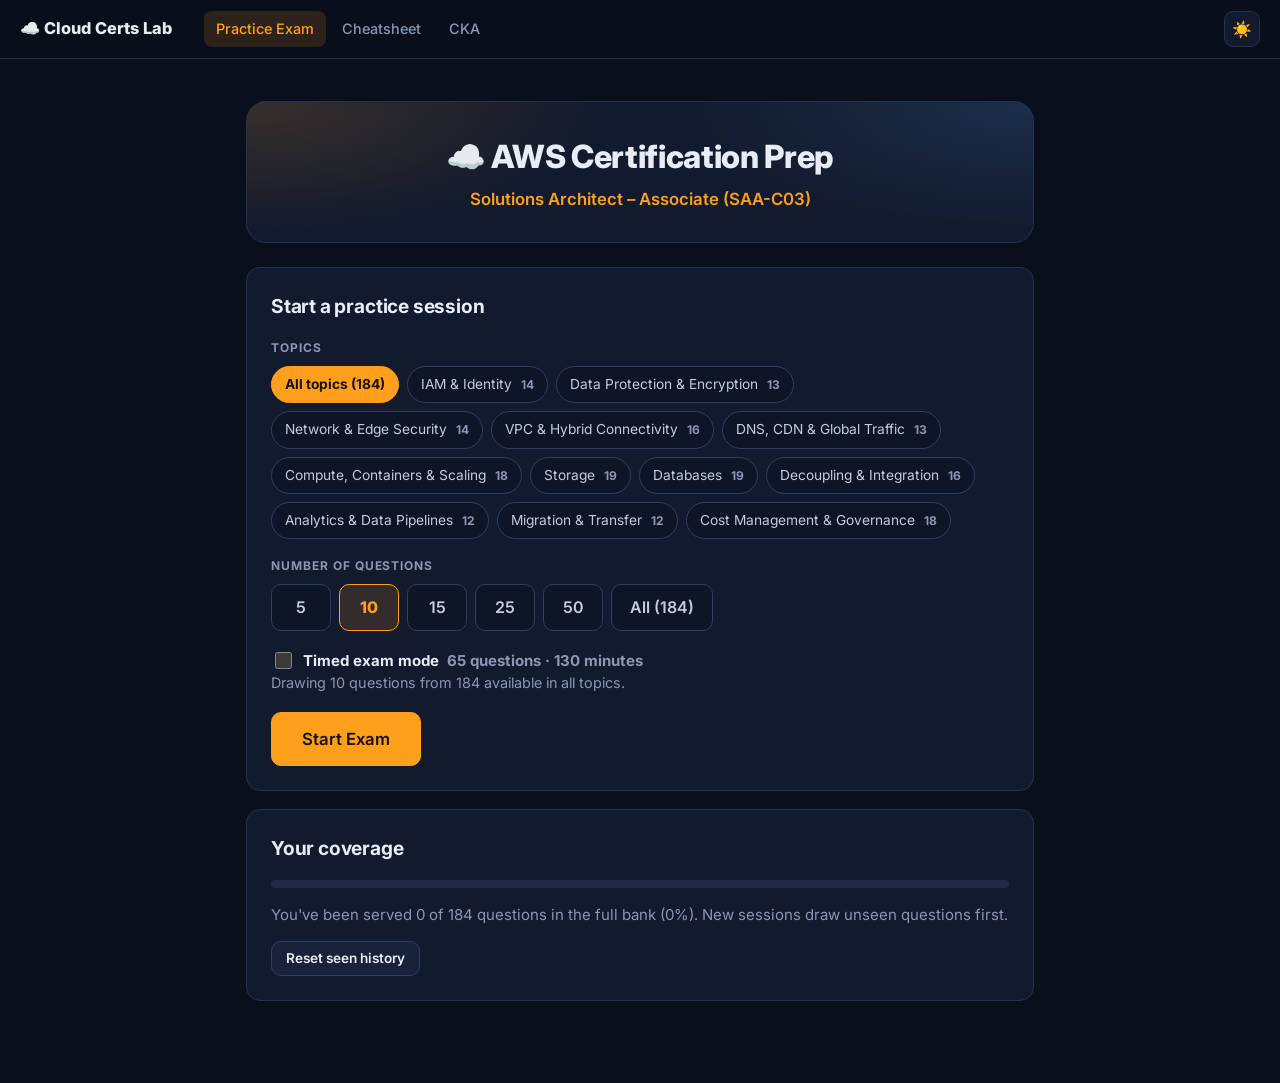
<file: pages/saa.html>
<!DOCTYPE html>
<html lang="en" data-theme="dark">
<head>
  <meta charset="UTF-8" />
  <meta name="viewport" content="width=device-width, initial-scale=1.0" />
  <title>AWS SAA Practice Exam</title>
  <link rel="preconnect" href="https://fonts.googleapis.com" />
  <link rel="preconnect" href="https://fonts.gstatic.com" crossorigin />
  <link rel="stylesheet" href="https://fonts.googleapis.com/css2?family=Inter:wght@400;500;600;700;800&family=JetBrains+Mono:wght@500;600&display=swap" />
  <link rel="stylesheet" href="../css/style.css" />
  <script src="../js/theme.js"></script>
</head>
<body>
  <nav class="site-nav">
    <div class="site-nav-inner">
      <a class="site-brand" href="../index.html">Cloud Certs Lab</a>
      <div class="site-links">
        <a class="site-link active" href="saa.html">Practice Exam</a>
        <a class="site-link" href="cheatsheet.html">Cheatsheet</a>
        <a class="site-link" href="cka.html">CKA</a>
      </div>
    </div>
  </nav>

  <div class="app" id="app">
    <!-- Start screen -->
    <section id="screen-start" class="screen">
      <header class="hero">
        <h1>AWS Certification Prep</h1>
        <p class="subtitle">Solutions Architect &ndash; Associate (SAA-C03)</p>
      </header>

      <div class="card">
        <h2>Start a practice session</h2>

        <label class="field-label">Topics</label>
        <div class="topic-options" id="topic-options"></div>

        <label class="field-label">Number of questions</label>
        <div class="count-options" id="count-options"></div>

        <label class="mode-option"><input id="timed-mode" type="checkbox" /> Timed exam mode <span class="muted">65 questions · 130 minutes</span></label>

        <p class="pool-note" id="pool-note"></p>

        <button class="btn btn-primary btn-lg" id="btn-start">Start Exam</button>
      </div>

      <div class="card" id="coverage-card">
        <h2>Your coverage</h2>
        <div class="coverage-bar"><div class="coverage-fill" id="coverage-fill"></div></div>
        <p class="muted" id="coverage-text"></p>
        <button class="btn btn-small" id="btn-reset-seen">Reset seen history</button>
      </div>

      <div class="card" id="history-card" hidden>
        <h2>Recent sessions</h2>
        <ul id="history-list" class="history-list"></ul>
      </div>
    </section>

    <!-- Exam screen -->
    <section id="screen-exam" class="screen" hidden>
      <div class="exam-topbar">
        <span id="exam-progress-text"></span>
        <span id="exam-timer">00:00</span>
      </div>
      <div class="progress-track"><div class="progress-fill" id="progress-fill"></div></div>

      <div class="card question-card">
        <div class="tag-row">
          <span class="domain-tag" id="q-topic"></span>
          <span class="type-tag" id="q-type"></span>
        </div>
        <h2 class="question-text" id="q-text"></h2>
        <p class="pick-hint" id="q-hint"></p>
        <div class="options" id="q-options"></div>
      </div>

      <div class="exam-nav">
        <button class="btn" id="btn-prev">&larr; Previous</button>
        <button class="btn" id="btn-flag" type="button" aria-pressed="false">☆ Flag for review</button>
        <button class="btn btn-primary" id="btn-next">Next &rarr;</button>
        <button class="btn btn-success" id="btn-finish" hidden>Finish Exam</button>
      </div>
    </section>

    <section id="screen-flag-review" class="screen" hidden>
      <div class="card">
        <h1>Review flagged questions</h1>
        <p class="muted">Check each flagged question before you submit. You can return to any question or finish the session.</p>
        <div id="flagged-list"></div>
        <div class="exam-nav"><button class="btn" id="btn-review-back">Go back to exam</button><button class="btn btn-success" id="btn-review-finish">Finish Exam</button></div>
      </div>
    </section>

    <!-- Results screen -->
    <section id="screen-results" class="screen" hidden>
      <div class="card score-card">
        <h1 id="score-headline"></h1>
        <div class="score-big" id="score-big"></div>
        <p class="muted" id="score-detail"></p>
        <div id="domain-breakdown" class="domain-breakdown"></div>
      </div>

      <h2 class="review-heading">Answer Review</h2>
      <div id="review-list"></div>

      <div class="exam-nav">
        <button class="btn" id="btn-retry-missed" hidden>Retry missed questions</button>
        <button class="btn btn-primary btn-lg" id="btn-restart">New Session</button>
      </div>
    </section>
  </div>

  <div id="finish-dialog" class="dialog-scrim" hidden>
    <section class="finish-dialog" role="dialog" aria-modal="true" aria-labelledby="finish-dialog-title" aria-describedby="finish-warning">
      <h2 id="finish-dialog-title">Finish this exam?</h2>
      <p id="finish-warning"></p>
      <div class="dialog-actions"><button class="btn btn-success" id="btn-finish-anyway">Finish anyway</button><button class="btn" id="btn-finish-cancel">Go back</button></div>
    </section>
  </div>

  <script src="../js/questions.js"></script>
  <script src="../js/app.js"></script>
</body>
</html>
</file>
<file: css/style.css>
/* ============================================================
   Shared styles for the Practice Exam and Study Guide pages.
   Same dark-first palette as cheatsheet.css; light via [data-theme=light].
   ============================================================ */
:root,
[data-theme="dark"] {
  --bg: #0a0f1c;
  --bg-2: #0e1526;
  --card: #121a2d;
  --panel-2: #18223a;
  --panel-3: #1e2a46;
  --border: #243150;
  --border-2: #2f3e63;
  --text: #e7ecf6;
  --text-2: #c3cce0;
  --muted: #8a97b3;
  --faint: #5d6a87;
  --strong: #ffffff;

  --accent: #ff9f1c;
  --accent-soft: rgba(255, 159, 28, 0.14);
  --on-accent: #1a1100;
  --primary: #5aa9ff;
  --primary-soft: rgba(90, 169, 255, 0.14);
  --cyan: #4fd6e8;
  --green: #4ade80;
  --green-bg: rgba(74, 222, 128, 0.12);
  --red: #ff7a7a;
  --red-bg: rgba(255, 122, 122, 0.12);
  --amber: #fcd34d;
  --amber-bg: rgba(252, 211, 77, 0.12);

  --shadow: 0 10px 30px rgba(0, 0, 0, 0.45);
  --radius: 12px;
  color-scheme: dark;
}

[data-theme="light"] {
  --bg: #f3f5fa;
  --bg-2: #eaeef6;
  --card: #ffffff;
  --panel-2: #f6f8fc;
  --panel-3: #eef2f9;
  --border: #dfe5ef;
  --border-2: #cdd6e6;
  --text: #172033;
  --text-2: #2f3a52;
  --muted: #5f6b84;
  --faint: #95a0b6;
  --strong: #0b1222;

  --accent: #d66f00;
  --accent-soft: rgba(255, 153, 0, 0.14);
  --on-accent: #ffffff;
  --primary: #146eb4;
  --primary-soft: rgba(20, 110, 180, 0.1);
  --cyan: #0b7a8a;
  --green: #15803d;
  --green-bg: rgba(21, 128, 61, 0.09);
  --red: #c2341d;
  --red-bg: rgba(194, 52, 29, 0.08);
  --amber: #a16207;
  --amber-bg: rgba(202, 138, 4, 0.11);

  --shadow: 0 10px 30px rgba(20, 30, 60, 0.15);
  color-scheme: light;
}

* { box-sizing: border-box; }

body {
  margin: 0;
  font-family: Inter, -apple-system, BlinkMacSystemFont, "Segoe UI", Roboto, sans-serif;
  font-size: 15px;
  background: var(--bg);
  color: var(--text);
  line-height: 1.55;
  -webkit-font-smoothing: antialiased;
}
a { color: var(--primary); }
strong, b { color: var(--strong); }
h1, h2, h3 { letter-spacing: -0.01em; }

.app { max-width: 820px; margin: 0 auto; padding: 24px 16px 64px; }

.hero {
  text-align: center;
  margin: 18px 0 24px;
  padding: 30px 20px;
  border-radius: 20px;
  border: 1px solid var(--border);
  background:
    radial-gradient(600px 220px at 0% 0%, rgba(255, 159, 28, 0.16), transparent 60%),
    radial-gradient(600px 220px at 100% 0%, rgba(90, 169, 255, 0.14), transparent 60%),
    var(--card);
}
.hero h1 { margin: 0 0 4px; font-size: 2rem; font-weight: 800; }
.hero h1::before { content: "☁️ "; }
.subtitle { color: var(--muted); margin: 0; font-size: 1.05rem; }
.hero .subtitle { color: var(--accent); font-weight: 600; }

.card {
  background: var(--card);
  border: 1px solid var(--border);
  border-radius: 14px;
  padding: 24px;
  margin-bottom: 18px;
}
.card h2 { margin-top: 0; font-size: 1.2rem; }

.muted { color: var(--muted); }

.field-label {
  display: block; font-weight: 700; margin: 18px 0 8px;
  font-size: 0.75rem; text-transform: uppercase; letter-spacing: .08em; color: var(--muted);
}

/* ---------- Topic & count pickers ---------- */
.topic-options { display: flex; gap: 8px; flex-wrap: wrap; margin-bottom: 4px; }
.topic-btn {
  padding: 7px 13px;
  border: 1px solid var(--border-2);
  border-radius: 999px;
  background: var(--bg-2);
  font: inherit;
  font-size: 0.86rem;
  cursor: pointer;
  color: var(--text-2);
}
.topic-btn:hover { border-color: var(--accent); color: var(--text); }
.topic-btn.selected {
  border-color: var(--accent);
  background: var(--accent);
  color: var(--on-accent);
  font-weight: 700;
}
.topic-btn.all { font-weight: 700; }
.topic-count { display: inline-block; margin-left: 5px; font-size: 0.75rem; color: var(--muted); font-weight: 700; }
.topic-btn.selected .topic-count { color: var(--on-accent); opacity: .75; }

.pool-note { color: var(--muted); font-size: 0.9rem; margin: 0 0 18px; }

.coverage-bar {
  height: 8px;
  background: var(--panel-3);
  border-radius: 99px;
  overflow: hidden;
  margin-bottom: 10px;
}
.coverage-fill { height: 100%; background: linear-gradient(90deg, var(--green), var(--cyan)); border-radius: 99px; transition: width 0.25s; }

.count-options { display: flex; gap: 8px; flex-wrap: wrap; margin-bottom: 18px; }
.count-btn {
  min-width: 60px;
  padding: 10px 18px;
  border: 1px solid var(--border-2);
  border-radius: 10px;
  background: var(--bg-2);
  color: var(--text-2);
  font: inherit;
  font-size: 1rem;
  font-weight: 600;
  cursor: pointer;
}
.count-btn:hover { border-color: var(--accent); color: var(--text); }
.count-btn.selected { border-color: var(--accent); background: var(--accent-soft); color: var(--accent); font-weight: 800; }

/* ---------- Buttons ---------- */
.btn {
  display: inline-flex; align-items: center; justify-content: center; gap: 8px;
  padding: 10px 20px;
  border: 1px solid var(--border-2);
  border-radius: 10px;
  background: var(--panel-2);
  color: var(--text);
  font: inherit;
  font-size: 0.98rem;
  font-weight: 600;
  cursor: pointer;
  text-decoration: none;
}
.btn:hover:not(:disabled) { border-color: var(--accent); }
.btn:disabled { opacity: 0.4; cursor: default; }
.btn-primary { background: var(--accent); border-color: var(--accent); color: var(--on-accent); }
.btn-primary:hover:not(:disabled) { filter: brightness(1.08); }
.btn-success { background: var(--green); border-color: var(--green); color: #052e14; }
.btn-success:hover:not(:disabled) { filter: brightness(1.08); }
.btn-lg { padding: 13px 30px; font-size: 1.05rem; }
.btn-small { padding: 6px 14px; font-size: 0.85rem; }

.history-list { list-style: none; padding: 0; margin: 0; }
.history-list li { padding: 8px 0; border-bottom: 1px solid var(--border); color: var(--text-2); }
.history-list li:last-child { border-bottom: none; }
.hist-score { font-weight: 800; display: inline-block; min-width: 52px; font-variant-numeric: tabular-nums; }
.hist-score.pass { color: var(--green); }
.hist-score.fail { color: var(--red); }

/* ---------- Exam ---------- */
.exam-topbar {
  display: flex;
  justify-content: space-between;
  font-weight: 700;
  margin: 8px 2px;
  color: var(--text-2);
}
#exam-timer {
  font-family: "JetBrains Mono", ui-monospace, monospace;
  font-variant-numeric: tabular-nums;
  color: var(--cyan);
}

.progress-track {
  height: 6px;
  background: var(--panel-3);
  border-radius: 99px;
  margin-bottom: 18px;
  overflow: hidden;
}
.progress-fill { height: 100%; background: var(--accent); border-radius: 99px; transition: width 0.25s; }

.tag-row { display: flex; gap: 8px; align-items: center; flex-wrap: wrap; margin-bottom: 14px; }
.tag-row .domain-tag { margin-bottom: 0; }

.type-tag {
  display: inline-block;
  font-size: 0.72rem;
  font-weight: 800;
  text-transform: uppercase;
  letter-spacing: 0.05em;
  color: var(--muted);
  background: var(--panel-3);
  padding: 3px 10px;
  border-radius: 999px;
}
.type-tag.multi {
  color: var(--accent);
  background: var(--accent-soft);
  border: 1px solid var(--accent);
}

.domain-tag {
  display: inline-block;
  font-size: 0.72rem;
  font-weight: 800;
  text-transform: uppercase;
  letter-spacing: 0.05em;
  color: var(--primary);
  background: var(--primary-soft);
  padding: 3px 10px;
  border-radius: 999px;
  margin-bottom: 12px;
}

.question-card { padding: 26px 26px 22px; }
.question-text { font-size: 1.14rem; line-height: 1.6; font-weight: 600; margin: 0 0 6px; color: var(--text); }
.pick-hint { color: var(--accent); font-size: 0.88rem; font-weight: 600; margin: 0 0 16px; }

.options { display: flex; flex-direction: column; gap: 10px; }
.option {
  display: flex;
  gap: 12px;
  align-items: flex-start;
  padding: 14px 16px;
  border: 1px solid var(--border-2);
  border-radius: 12px;
  background: var(--bg-2);
  color: var(--text-2);
  cursor: pointer;
  user-select: none;
  transition: border-color .12s, background .12s;
}
.option:hover { border-color: var(--primary); color: var(--text); }
.option.selected { border-color: var(--accent); background: var(--accent-soft); color: var(--text); box-shadow: inset 3px 0 0 var(--accent); }
.option-marker { color: var(--accent); font-size: 1.1rem; line-height: 1.4; }

.exam-nav { display: flex; justify-content: space-between; gap: 12px; margin-top: 4px; }
.exam-nav .btn-primary, .exam-nav .btn-success, .exam-nav .btn-lg { margin-left: auto; }

/* ---------- Results ---------- */
.score-card { text-align: center; }
.score-card h1 { font-size: 1.4rem; margin: 0 0 8px; }
.score-big { font-size: 3.6rem; font-weight: 800; margin: 4px 0; font-variant-numeric: tabular-nums; }
.score-big.pass { color: var(--green); }
.score-big.fail { color: var(--red); }

.domain-breakdown { margin-top: 20px; text-align: left; }
.breakdown-heading {
  font-size: 0.74rem;
  font-weight: 700;
  text-transform: uppercase;
  letter-spacing: 0.08em;
  color: var(--muted);
  margin: 18px 0 8px;
}
.breakdown-heading:first-child { margin-top: 0; }
.domain-name { overflow-wrap: anywhere; color: var(--text-2); }
.domain-row {
  display: grid;
  grid-template-columns: 1fr 140px 44px;
  gap: 12px;
  align-items: center;
  padding: 6px 0;
  font-size: 0.9rem;
}
.domain-bar { height: 8px; background: var(--panel-3); border-radius: 99px; overflow: hidden; }
.domain-bar-fill.pass { background: var(--green); height: 100%; }
.domain-bar-fill.fail { background: var(--red); height: 100%; }
.domain-pct { text-align: right; font-variant-numeric: tabular-nums; font-weight: 700; }

.review-heading { margin: 28px 0 14px; }
.review-card { border-left: 4px solid var(--border-2); }
.review-card.ok { border-left-color: var(--green); }
.review-card.partial { border-left-color: var(--amber); }
.review-card.not-ok { border-left-color: var(--red); }
.review-card h3 { margin: 10px 0 14px; font-size: 1.02rem; line-height: 1.55; }

.review-head { display: flex; align-items: center; gap: 10px; flex-wrap: wrap; }
.review-verdict { font-weight: 800; font-size: 0.82rem; text-transform: uppercase; letter-spacing: .05em; }
.review-verdict.pass { color: var(--green); }
.review-verdict.partial { color: var(--amber); }
.review-verdict.fail { color: var(--red); }

.review-option {
  border: 1px solid var(--border);
  border-radius: 10px;
  padding: 10px 14px;
  margin-bottom: 8px;
  background: var(--bg-2);
}
.review-option.right { background: var(--green-bg); border-color: color-mix(in srgb, var(--green) 45%, transparent); }
.review-option.wrong { background: var(--red-bg); border-color: color-mix(in srgb, var(--red) 45%, transparent); }
.review-option-text { font-weight: 500; color: var(--text); }
.review-why { font-size: 0.88rem; color: var(--muted); margin-top: 4px; }

.badge {
  font-size: 0.72rem;
  font-weight: 800;
  margin-left: 8px;
  white-space: nowrap;
}
.review-option.right .badge { color: var(--green); }
.review-option.wrong .badge { color: var(--red); }

@media (max-width: 520px) {
  .domain-row { grid-template-columns: 1fr 80px 44px; }
  .card, .question-card { padding: 16px; }
  .hero h1 { font-size: 1.6rem; }
  .exam-nav { flex-wrap: wrap; }
}

/* ---------- Site nav (shared, matches the cheatsheet top bar) ---------- */
.site-nav {
  position: sticky;
  top: 0;
  z-index: 20;
  background: color-mix(in srgb, var(--bg) 82%, transparent);
  backdrop-filter: blur(12px);
  border-bottom: 1px solid var(--border);
}
.site-nav-inner {
  position: relative;
  max-width: 1500px;
  margin: 0 auto;
  padding: 0 20px;
  display: flex;
  align-items: center;
  gap: 14px;
  min-height: 58px;
}
.site-brand {
  font-weight: 800;
  color: var(--text);
  text-decoration: none;
  font-size: 1.02rem;
  white-space: nowrap;
}
.site-brand::before { content: "☁️ "; }
.site-links { display: flex; gap: 4px; margin-left: 18px; flex-wrap: wrap; }
.site-link {
  padding: 7px 12px;
  border-radius: 8px;
  color: var(--muted);
  text-decoration: none;
  font-size: 0.9rem;
  font-weight: 500;
  white-space: nowrap;
}
.site-link:hover { background: var(--panel-2); color: var(--text); }
.site-link.active { background: var(--accent-soft); color: var(--accent); }
.site-menu-btn { display: none; }
.theme-btn {
  margin-left: auto;
  width: 36px; height: 36px; border-radius: 9px;
  border: 1px solid var(--border); background: var(--card);
  color: var(--text); cursor: pointer; font-size: 1rem;
  display: inline-flex; align-items: center; justify-content: center;
}
.theme-btn:hover { border-color: var(--border-2); background: var(--panel-2); }
.mode-option { display: flex; align-items: center; flex-wrap: wrap; gap: 8px; margin-top: 16px; font-weight: 700; }
.mode-option input { width: 17px; height: 17px; accent-color: var(--accent); }
.count-options.disabled { opacity: .45; pointer-events: none; }
.timer-warning { color: var(--red) !important; }
.flag-review-row { display: flex; align-items: center; justify-content: space-between; gap: 12px; padding: 12px 0; border-top: 1px solid var(--border); }
.flag-review-row > span { min-width: 0; overflow-wrap: anywhere; }
.dialog-scrim[hidden] { display: none; }
.dialog-scrim { position: fixed; inset: 0; z-index: 80; display: flex; align-items: center; justify-content: center; padding: 18px; background: rgba(0,0,0,.62); }
.finish-dialog { width: min(480px, 100%); padding: 22px; border: 1px solid var(--border-2); border-radius: 14px; background: var(--card); box-shadow: var(--shadow); }
.finish-dialog h2 { margin: 0 0 8px; }
.dialog-actions { display: flex; flex-wrap: wrap; gap: 10px; margin-top: 18px; }
.dialog-actions .btn:last-child { margin-left: auto; }

/* ---------- Study guide page ---------- */
.guide { max-width: 960px; margin: 0 auto; padding: 24px 16px 80px; }

.guide-hero {
  margin: 18px 0 22px;
  padding: 28px 28px 24px;
  border-radius: 20px;
  border: 1px solid var(--border);
  background:
    radial-gradient(700px 260px at 0% 0%, rgba(255, 159, 28, 0.16), transparent 60%),
    radial-gradient(600px 260px at 100% 0%, rgba(90, 169, 255, 0.14), transparent 60%),
    var(--card);
}
.guide-hero h1 { margin: 0 0 8px; font-size: 2rem; font-weight: 800; }
.guide-hero .subtitle { font-size: 1rem; color: var(--text-2); }

.legend { display: flex; gap: 10px; flex-wrap: wrap; margin: 16px 0 0; }
.pill {
  display: inline-block;
  font-size: 0.72rem;
  font-weight: 800;
  text-transform: uppercase;
  letter-spacing: 0.05em;
  padding: 3px 10px;
  border-radius: 999px;
  white-space: nowrap;
}
.pill.study { color: var(--red); background: var(--red-bg); border: 1px solid color-mix(in srgb, var(--red) 45%, transparent); }
.pill.skim  { color: var(--amber); background: var(--amber-bg); border: 1px solid color-mix(in srgb, var(--amber) 45%, transparent); }
.pill.drop  { color: var(--muted); background: var(--panel-3); border: 1px solid var(--border-2); }

.guide > .card ol li { margin-bottom: 6px; color: var(--text-2); }
.guide > .card h2 { color: var(--text); }

.filter-bar {
  display: flex;
  gap: 8px;
  flex-wrap: wrap;
  align-items: center;
  position: sticky;
  top: 58px;
  z-index: 10;
  background: color-mix(in srgb, var(--bg) 92%, transparent);
  backdrop-filter: blur(10px);
  padding: 12px 0;
  margin-bottom: 4px;
  border-bottom: 1px solid var(--border);
}
.filter-label { font-weight: 700; font-size: 0.75rem; text-transform: uppercase; letter-spacing: .08em; color: var(--muted); margin-right: 4px; }
.filter-btn {
  padding: 6px 13px;
  border: 1px solid var(--border-2);
  border-radius: 999px;
  background: var(--card);
  color: var(--text-2);
  font: inherit;
  font-size: 0.85rem;
  font-weight: 600;
  cursor: pointer;
}
.filter-btn:hover { border-color: var(--accent); color: var(--text); }
.filter-btn.selected { border-color: var(--accent); background: var(--accent); color: var(--on-accent); font-weight: 700; }
.filter-btn.ghost { border-style: dashed; color: var(--muted); margin-left: 8px; background: transparent; }
.filter-btn.ghost:hover { color: var(--text); }

.guide > h2 {
  margin: 30px 0 0;
  font-size: 1.2rem;
  font-weight: 750;
  padding: 14px 18px;
  background: linear-gradient(180deg, var(--panel-2), var(--card));
  border: 1px solid var(--border);
  border-radius: 14px 14px 0 0;
}

/* Collapsible sections */
.guide > h2.collapsible {
  cursor: pointer;
  user-select: none;
  padding-left: 40px;
  position: relative;
}
.guide > h2.collapsible::before {
  content: "\25BE";
  position: absolute;
  left: 16px;
  top: 50%;
  transform: translateY(-50%);
  color: var(--accent);
  font-size: 0.85em;
  transition: transform 0.15s ease;
}
.guide > h2.collapsible.collapsed { border-radius: 14px; }
.guide > h2.collapsible.collapsed::before { transform: translateY(-50%) rotate(-90deg); }
.guide > h2.collapsible:hover { color: var(--accent); }
.guide > h2.collapsible:focus-visible { outline: 2px solid var(--accent); outline-offset: 2px; }

.section-body {
  background: var(--card);
  border: 1px solid var(--border);
  border-top: 0;
  border-radius: 0 0 14px 14px;
  padding: 6px 18px 14px;
}
.section-body[hidden] { display: none; }

.section-count {
  font-size: 0.72rem;
  font-weight: 700;
  color: var(--muted);
  background: var(--panel-3);
  border-radius: 999px;
  padding: 2px 9px;
  margin-left: 8px;
  vertical-align: middle;
  white-space: nowrap;
}
.guide h2 .weight {
  font-size: 0.76rem;
  font-weight: 700;
  color: var(--accent);
  background: var(--accent-soft);
  padding: 2px 8px;
  border-radius: 6px;
  margin-left: 8px;
  vertical-align: middle;
}
.section-note { color: var(--muted); font-size: 0.92rem; font-style: italic; margin: 10px 0 12px; }

.guide-table { width: 100%; border-collapse: collapse; margin: 0 0 6px; font-size: 0.92rem; }
.guide-table th, .plan-table th {
  text-align: left;
  font-size: 0.7rem;
  font-weight: 700;
  text-transform: uppercase;
  letter-spacing: 0.08em;
  color: var(--muted);
  padding: 8px 10px;
  border-bottom: 1px solid var(--border);
}
.guide-table td { padding: 11px 10px; border-bottom: 1px solid var(--border); vertical-align: top; color: var(--text-2); }
.guide-table tr:last-child td { border-bottom: none; }
.guide-table tbody tr:hover td { background: var(--panel-2); }
.guide-table .topic { font-weight: 700; width: 26%; color: var(--text); }
.guide-table .verdict { width: 74px; }
.guide-table tr.study td:first-child { box-shadow: inset 3px 0 0 var(--red); }
.guide-table tr.skim td:first-child { box-shadow: inset 3px 0 0 var(--amber); }
.guide-table tr.drop { opacity: 0.55; }
.guide-table tr.drop .topic { font-weight: 600; }
.guide-table td.why, .guide-table td .why { color: var(--text-2); }

.callout {
  display: block;
  border: 1px solid color-mix(in srgb, var(--accent) 35%, transparent);
  background: var(--accent-soft);
  border-radius: 12px;
  padding: 14px 18px;
  margin: 18px 0;
  color: var(--text-2);
}
.callout.tip { border-color: color-mix(in srgb, var(--primary) 35%, transparent); background: var(--primary-soft); }
.callout p { margin: 0; }
.callout p + p { margin-top: 8px; }
.callout strong { font-weight: 800; }

.plan-table { width: 100%; border-collapse: collapse; font-size: 0.92rem; }
.plan-table td { padding: 11px 10px; border-bottom: 1px solid var(--border); vertical-align: top; color: var(--text-2); }
.plan-table tr:last-child td { border-bottom: none; }
.plan-table .phase { width: 56px; font-weight: 800; color: var(--accent); }
.plan-table .time {
  width: 96px; white-space: nowrap;
  font-family: "JetBrains Mono", ui-monospace, monospace; font-size: 0.85rem; color: var(--cyan);
}

.empty-note { color: var(--muted); font-style: italic; padding: 10px; }

@media (max-width: 820px) {
  .site-nav-inner { flex-wrap: nowrap; padding: 8px 12px; gap: 8px; min-height: 58px; }
  .site-nav-inner .site-links { display: none; }
  .site-nav-inner.nav-open .site-links { display: flex; position: absolute; top: 100%; left: 0; right: 0; z-index: 25; flex-direction: column; gap: 4px; margin: 0; padding: 10px 12px; border: 1px solid var(--border); border-top: 0; background: var(--bg); box-shadow: var(--shadow); }
  .site-menu-btn { display: inline-flex; align-items: center; justify-content: center; order: 3; width: 36px; height: 36px; border: 1px solid var(--border); border-radius: 9px; background: var(--panel-2); color: var(--text); font-size: 1.1rem; cursor: pointer; }
  .site-nav-inner .theme-btn { order: 4; margin-left: auto; flex: 0 0 36px; }
}
@media (max-width: 640px) {
  .guide-table .topic { width: 38%; }
  .guide-table th:nth-child(3), .guide-table td:nth-child(3) { display: none; }
  .filter-bar { top: 0; position: static; }
  .guide-hero { padding: 20px 18px; }
  .guide-hero h1 { font-size: 1.6rem; }
  .section-body { padding: 4px 10px 10px; }
}
</file>
